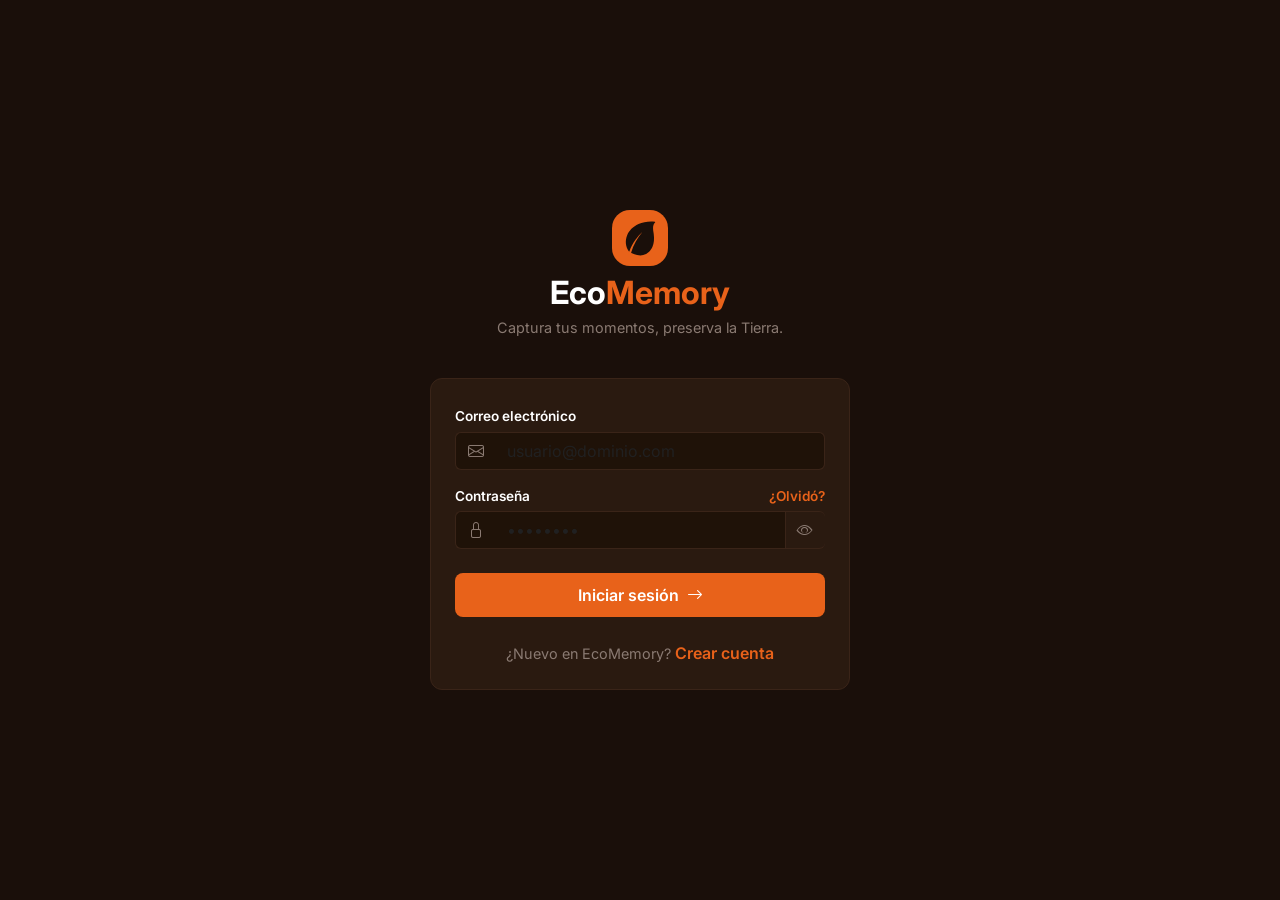
<file: frontend/index.html>
<!DOCTYPE html>
<html lang="es">

<head>
    <meta charset="UTF-8">
    <meta name="viewport" content="width=device-width, initial-scale=1.0">
    <title>EcoMemory - Iniciar sesión</title>
    <!-- Bootstrap 5 CDN -->
    <link href="https://cdn.jsdelivr.net/npm/bootstrap@5.3.0/dist/css/bootstrap.min.css" rel="stylesheet">
    <link rel="stylesheet" href="https://cdn.jsdelivr.net/npm/bootstrap-icons@1.11.1/font/bootstrap-icons.css">
    <!-- Google Fonts -->
    <link href="https://fonts.googleapis.com/css2?family=Inter:wght@400;600;700&display=swap" rel="stylesheet">
    <!-- Custom CSS -->
    <link rel="stylesheet" href="css/main.css">
</head>

<body>
    <div class="auth-container">
        <div class="text-center mb-4">
            <div class="eco-logo mb-2"><img src="./assets/logo.svg" alt="logo"></div>
            <h2 class="mb-1"><span class="brand-eco">Eco</span><span class="brand-memory">Memory</span></h2>
            <p class="text-muted-custom">Captura tus momentos, preserva la Tierra.</p>
        </div>

        <div class="card card-dark w-100 p-4" style="max-width: 420px;">
            <form id="loginForm">
                <div class="mb-3">
                    <label class="form-label">Correo electrónico</label>
                    <div class="input-group custom-input-group">
                        <span class="input-group-text"><i class="bi bi-envelope"></i></span>
                        <input type="email" class="form-control" id="emailLogin" placeholder="usuario@dominio.com"
                            required>
                    </div>
                </div>

                <div class="mb-4">
                    <div class="d-flex justify-content-between">
                        <label class="form-label">Contraseña</label>
                        <a href="#" class="link-accent" style="font-size: 0.85rem;">¿Olvidó?</a>
                    </div>
                    <div class="input-group custom-input-group">
                        <span class="input-group-text"><i class="bi bi-lock"></i></span>
                        <input type="password" class="form-control" id="passLogin" placeholder="••••••••" required>
                        <span class="input-group-text bg-transparent border-start-0" id="togglePass"
                            style="cursor: pointer;">
                            <i class="bi bi-eye"></i>
                        </span>
                    </div>
                </div>

                <button type="submit"
                    class="btn btn-primary-custom w-100 d-flex justify-content-center align-items-center gap-2">
                    Iniciar sesión <i class="bi bi-arrow-right"></i>
                </button>
                <div id="authAlerts"></div>
            </form>

            <div class="text-center mt-4">
                <span class="text-muted-custom">¿Nuevo en EcoMemory?</span>
                <a href="privacy.html" class="link-accent">Crear cuenta</a>
            </div>
        </div>
    </div>

    <script type="module" src="js/auth.js"></script>
</body>

</html>
</file>
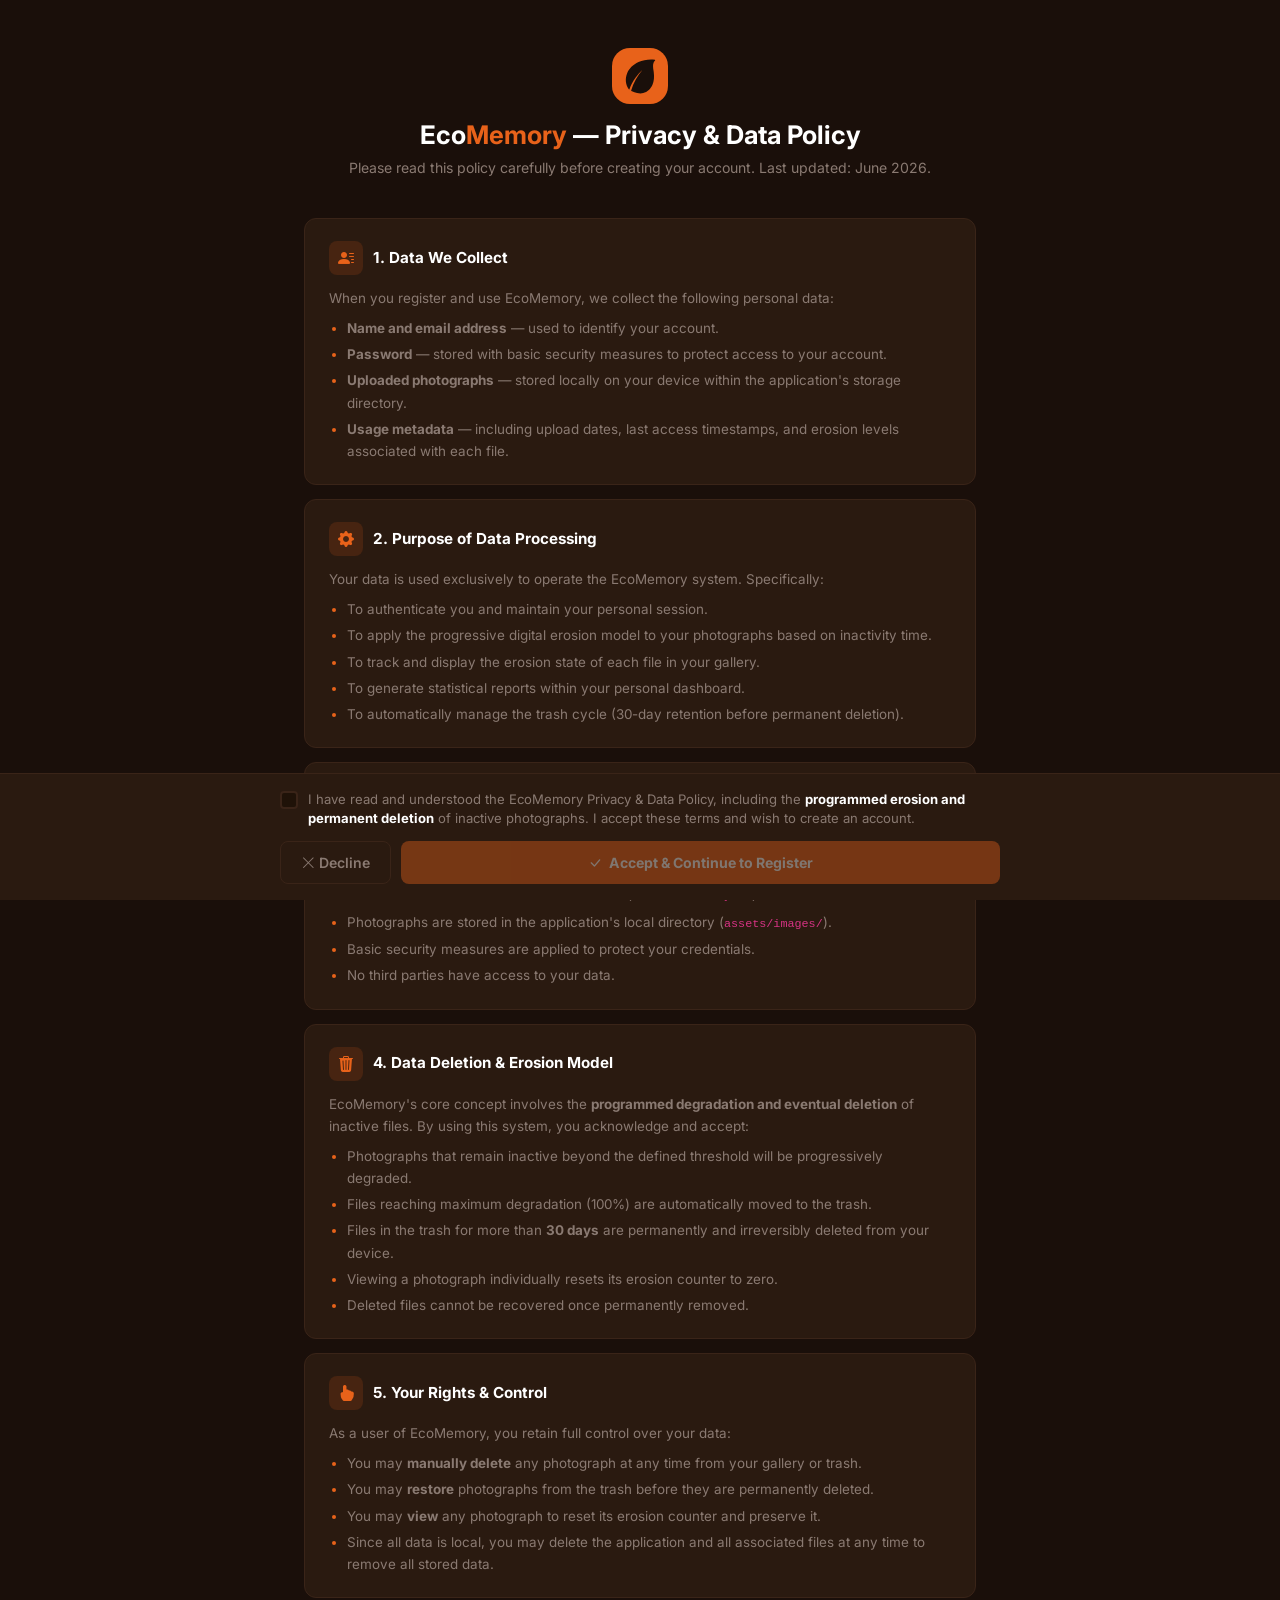
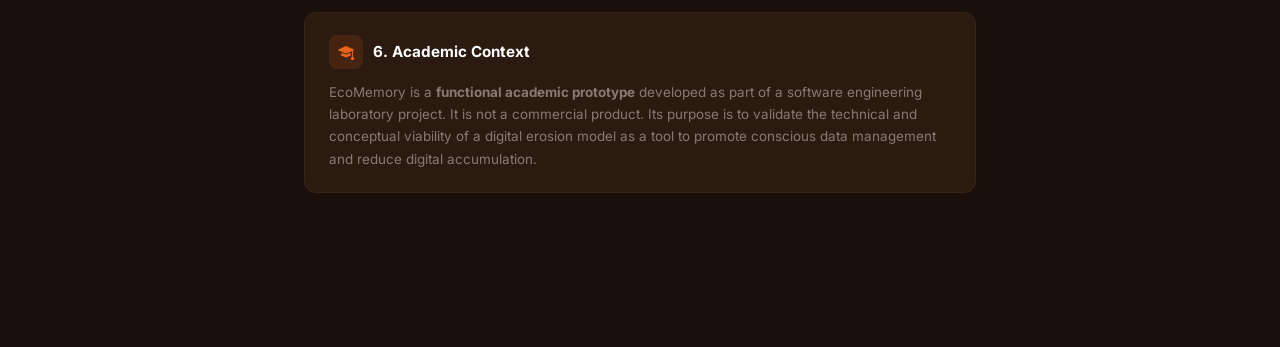
<file: privacy.html>
<!DOCTYPE html>
<html lang="en">

<head>
    <meta charset="UTF-8">
    <meta name="viewport" content="width=device-width, initial-scale=1.0">
    <title>EcoMemory - Privacy & Data Policy</title>
    <link href="https://cdn.jsdelivr.net/npm/bootstrap@5.3.0/dist/css/bootstrap.min.css" rel="stylesheet">
    <link rel="stylesheet" href="https://cdn.jsdelivr.net/npm/bootstrap-icons@1.11.1/font/bootstrap-icons.css">
    <link href="https://fonts.googleapis.com/css2?family=Inter:wght@400;600;700&display=swap" rel="stylesheet">
    <link rel="stylesheet" href="css/main.css">
    <style>
        body {
            background-color: var(--bg-main);
            color: var(--text-primary);
            font-family: 'Inter', sans-serif;
            min-height: 100vh;
        }

        /* ── Layout ── */
        .privacy-wrapper {
            max-width: 720px;
            margin: 0 auto;
            padding: 48px 24px 120px;
        }

        /* ── Header ── */
        .privacy-header {
            text-align: center;
            margin-bottom: 40px;
        }

        .privacy-header .eco-logo {
            margin: 0 auto 16px;
        }

        .privacy-header h1 {
            font-size: 1.6rem;
            font-weight: 700;
            margin-bottom: 6px;
        }

        .privacy-header p {
            color: var(--text-secondary);
            font-size: 0.88rem;
        }

        /* ── Secciones ── */
        .policy-section {
            background-color: var(--surface-card);
            border: 1px solid var(--border-subtle);
            border-radius: 12px;
            padding: 22px 24px;
            margin-bottom: 14px;
        }

        .policy-section-header {
            display: flex;
            align-items: center;
            gap: 10px;
            margin-bottom: 12px;
        }

        .policy-section-icon {
            width: 34px;
            height: 34px;
            border-radius: 8px;
            background: rgba(232, 98, 26, 0.15);
            display: flex;
            align-items: center;
            justify-content: center;
            color: var(--accent-primary);
            font-size: 1rem;
            flex-shrink: 0;
        }

        .policy-section h2 {
            font-size: 0.95rem;
            font-weight: 700;
            margin: 0;
            color: var(--text-primary);
        }

        .policy-section p,
        .policy-section li {
            font-size: 0.84rem;
            color: var(--text-secondary);
            line-height: 1.65;
            margin: 0;
        }

        .policy-section ul {
            padding-left: 18px;
            margin: 8px 0 0;
            display: flex;
            flex-direction: column;
            gap: 4px;
        }

        .policy-section li::marker {
            color: var(--accent-primary);
        }

        /* ── Barra inferior fija ── */
        .consent-bar {
            position: fixed;
            bottom: 0;
            left: 0;
            right: 0;
            background: var(--surface-card);
            border-top: 1px solid var(--border-subtle);
            padding: 16px 24px;
            z-index: 100;
            backdrop-filter: blur(12px);
        }

        .consent-bar-inner {
            max-width: 720px;
            margin: 0 auto;
            display: flex;
            flex-direction: column;
            gap: 12px;
        }

        /* Checkbox de aceptación */
        .consent-check-label {
            display: flex;
            align-items: flex-start;
            gap: 10px;
            cursor: pointer;
            user-select: none;
        }

        .consent-check-label input[type="checkbox"] {
            appearance: none;
            width: 18px;
            height: 18px;
            border: 2px solid var(--border-subtle);
            border-radius: 4px;
            background: var(--input-bg);
            cursor: pointer;
            flex-shrink: 0;
            margin-top: 1px;
            transition: border-color 0.2s, background 0.2s;
            position: relative;
        }

        .consent-check-label input[type="checkbox"]:checked {
            background: var(--accent-primary);
            border-color: var(--accent-primary);
        }

        .consent-check-label input[type="checkbox"]:checked::after {
            content: '';
            position: absolute;
            left: 4px;
            top: 1px;
            width: 6px;
            height: 10px;
            border: 2px solid #fff;
            border-top: none;
            border-left: none;
            transform: rotate(45deg);
        }

        .consent-check-label span {
            font-size: 0.82rem;
            color: var(--text-secondary);
            line-height: 1.5;
        }

        .consent-check-label span strong {
            color: var(--text-primary);
        }

        /* Botones */
        .consent-actions {
            display: flex;
            gap: 10px;
        }

        .btn-accept {
            flex: 1;
            background: var(--accent-primary);
            border: none;
            color: #fff;
            font-weight: 700;
            font-size: 0.88rem;
            padding: 10px 20px;
            border-radius: 8px;
            cursor: pointer;
            transition: background 0.2s, transform 0.15s, opacity 0.2s;
            display: flex;
            align-items: center;
            justify-content: center;
            gap: 7px;
        }

        .btn-accept:disabled {
            opacity: 0.4;
            cursor: not-allowed;
            transform: none;
        }

        .btn-accept:not(:disabled):hover {
            background: #d15615;
            transform: translateY(-1px);
        }

        .btn-decline {
            background: transparent;
            border: 1px solid var(--border-subtle);
            color: var(--text-secondary);
            font-weight: 600;
            font-size: 0.88rem;
            padding: 10px 20px;
            border-radius: 8px;
            cursor: pointer;
            transition: background 0.2s, border-color 0.2s;
        }

        .btn-decline:hover {
            background: rgba(255,255,255,0.04);
            border-color: var(--text-secondary);
        }

        /* Mensaje de error */
        .consent-error {
            font-size: 0.78rem;
            color: #f87171;
            display: none;
            align-items: center;
            gap: 5px;
        }

        .consent-error.visible {
            display: flex;
        }
    </style>
</head>

<body>

    <div class="privacy-wrapper">

        <!-- Header -->
        <div class="privacy-header">
            <div class="eco-logo mb-3"><img src="./assets/logo.svg" alt="logo"></div>
            <h1><span class="brand-eco">Eco</span><span class="brand-memory">Memory</span> — Privacy & Data Policy</h1>
            <p>Please read this policy carefully before creating your account. Last updated: June 2026.</p>
        </div>

        <!-- 1. Datos recopilados -->
        <div class="policy-section">
            <div class="policy-section-header">
                <div class="policy-section-icon"><i class="bi bi-person-lines-fill"></i></div>
                <h2>1. Data We Collect</h2>
            </div>
            <p>When you register and use EcoMemory, we collect the following personal data:</p>
            <ul>
                <li><strong>Name and email address</strong> — used to identify your account.</li>
                <li><strong>Password</strong> — stored with basic security measures to protect access to your account.</li>
                <li><strong>Uploaded photographs</strong> — stored locally on your device within the application's storage directory.</li>
                <li><strong>Usage metadata</strong> — including upload dates, last access timestamps, and erosion levels associated with each file.</li>
            </ul>
        </div>

        <!-- 2. Propósito del tratamiento -->
        <div class="policy-section">
            <div class="policy-section-header">
                <div class="policy-section-icon"><i class="bi bi-gear-fill"></i></div>
                <h2>2. Purpose of Data Processing</h2>
            </div>
            <p>Your data is used exclusively to operate the EcoMemory system. Specifically:</p>
            <ul>
                <li>To authenticate you and maintain your personal session.</li>
                <li>To apply the progressive digital erosion model to your photographs based on inactivity time.</li>
                <li>To track and display the erosion state of each file in your gallery.</li>
                <li>To generate statistical reports within your personal dashboard.</li>
                <li>To automatically manage the trash cycle (30-day retention before permanent deletion).</li>
            </ul>
        </div>

        <!-- 3. Almacenamiento y seguridad -->
        <div class="policy-section">
            <div class="policy-section-header">
                <div class="policy-section-icon"><i class="bi bi-shield-lock-fill"></i></div>
                <h2>3. Storage & Security</h2>
            </div>
            <p>All data is stored <strong>locally on your device</strong>. EcoMemory does not transmit your personal data or photographs to any external server or cloud service.</p>
            <ul>
                <li>The database is stored in a local SQLite file (<code>data/ecomemory.db</code>).</li>
                <li>Photographs are stored in the application's local directory (<code>assets/images/</code>).</li>
                <li>Basic security measures are applied to protect your credentials.</li>
                <li>No third parties have access to your data.</li>
            </ul>
        </div>

        <!-- 4. Eliminación de datos -->
        <div class="policy-section">
            <div class="policy-section-header">
                <div class="policy-section-icon"><i class="bi bi-trash3-fill"></i></div>
                <h2>4. Data Deletion & Erosion Model</h2>
            </div>
            <p>EcoMemory's core concept involves the <strong>programmed degradation and eventual deletion</strong> of inactive files. By using this system, you acknowledge and accept:</p>
            <ul>
                <li>Photographs that remain inactive beyond the defined threshold will be progressively degraded.</li>
                <li>Files reaching maximum degradation (100%) are automatically moved to the trash.</li>
                <li>Files in the trash for more than <strong>30 days</strong> are permanently and irreversibly deleted from your device.</li>
                <li>Viewing a photograph individually resets its erosion counter to zero.</li>
                <li>Deleted files cannot be recovered once permanently removed.</li>
            </ul>
        </div>

        <!-- 5. Derechos del usuario -->
        <div class="policy-section">
            <div class="policy-section-header">
                <div class="policy-section-icon"><i class="bi bi-hand-index-fill"></i></div>
                <h2>5. Your Rights & Control</h2>
            </div>
            <p>As a user of EcoMemory, you retain full control over your data:</p>
            <ul>
                <li>You may <strong>manually delete</strong> any photograph at any time from your gallery or trash.</li>
                <li>You may <strong>restore</strong> photographs from the trash before they are permanently deleted.</li>
                <li>You may <strong>view</strong> any photograph to reset its erosion counter and preserve it.</li>
                <li>Since all data is local, you may delete the application and all associated files at any time to remove all stored data.</li>
            </ul>
        </div>

        <!-- 6. Contexto académico -->
        <div class="policy-section">
            <div class="policy-section-header">
                <div class="policy-section-icon"><i class="bi bi-mortarboard-fill"></i></div>
                <h2>6. Academic Context</h2>
            </div>
            <p>EcoMemory is a <strong>functional academic prototype</strong> developed as part of a software engineering laboratory project. It is not a commercial product. Its purpose is to validate the technical and conceptual viability of a digital erosion model as a tool to promote conscious data management and reduce digital accumulation.</p>
        </div>

        <!-- Spacer para que el contenido no quede bajo la barra -->
        <div style="height: 20px;"></div>

    </div>

    <!-- Barra de consentimiento fija -->
    <div class="consent-bar">
        <div class="consent-bar-inner">

            <label class="consent-check-label">
                <input type="checkbox" id="consentCheckbox">
                <span>
                    I have read and understood the EcoMemory Privacy & Data Policy, including the
                    <strong>programmed erosion and permanent deletion</strong> of inactive photographs.
                    I accept these terms and wish to create an account.
                </span>
            </label>

            <div class="consent-error" id="consentError">
                <i class="bi bi-exclamation-circle-fill"></i>
                You must accept the policy to create an account.
            </div>

            <div class="consent-actions">
                <button class="btn-decline" id="btnDecline">
                    <i class="bi bi-x-lg"></i> Decline
                </button>
                <button class="btn-accept" id="btnAccept" disabled>
                    <i class="bi bi-check-lg"></i> Accept & Continue to Register
                </button>
            </div>

        </div>
    </div>

    <script>
        const checkbox  = document.getElementById('consentCheckbox');
        const btnAccept = document.getElementById('btnAccept');
        const btnDecline = document.getElementById('btnDecline');
        const errorMsg  = document.getElementById('consentError');

        // Habilitar/deshabilitar botón según checkbox
        checkbox.addEventListener('change', () => {
            btnAccept.disabled = !checkbox.checked;
            if (checkbox.checked) {
                errorMsg.classList.remove('visible');
            }
        });

        // Aceptar → guardar consentimiento en sessionStorage y redirigir
        btnAccept.addEventListener('click', () => {
            if (!checkbox.checked) {
                errorMsg.classList.add('visible');
                return;
            }
            sessionStorage.setItem('ecomemory_policy_accepted', 'true');
            window.location.href = 'register.html';
        });

        // Rechazar → volver a login con mensaje
        btnDecline.addEventListener('click', () => {
            sessionStorage.removeItem('ecomemory_policy_accepted');
            window.location.href = 'index.html';
        });
    </script>

</body>
</html>
</file>
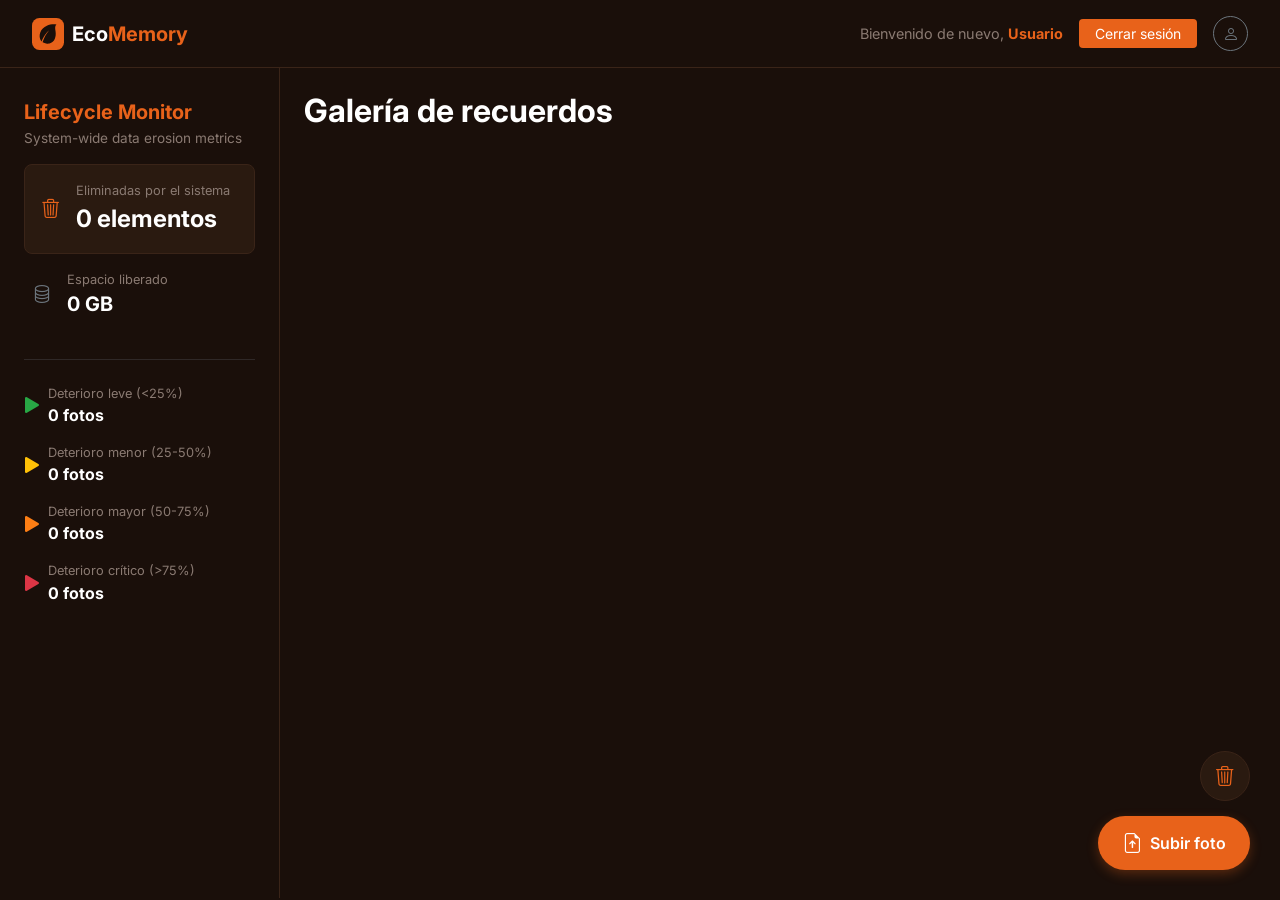
<file: frontend/gallery.html>
<!DOCTYPE html>
<html lang="es">

<head>
    <meta charset="UTF-8">
    <meta name="viewport" content="width=device-width, initial-scale=1.0">
    <title>EcoMemory - Galería</title>
    <!-- Bootstrap 5 CDN -->
    <link href="https://cdn.jsdelivr.net/npm/bootstrap@5.3.0/dist/css/bootstrap.min.css" rel="stylesheet">
    <link rel="stylesheet" href="https://cdn.jsdelivr.net/npm/bootstrap-icons@1.11.1/font/bootstrap-icons.css">
    <link href="https://fonts.googleapis.com/css2?family=Inter:wght@400;600;700&display=swap" rel="stylesheet">
    <link rel="stylesheet" href="css/main.css">
</head>

<body>
    <!-- Navbar Superior -->
    <nav
        class="navbar navbar-expand navbar-dark navbar-custom sticky-top d-flex justify-content-between align-items-center">
        <div class="d-flex align-items-center gap-2">
            <button class="btn btn-link text-white d-md-none p-0 me-2" type="button" data-bs-toggle="offcanvas"
                data-bs-target="#sidebarOffcanvas">
                <i class="bi bi-list fs-4"></i>
            </button>
            <div class="eco-logo-sm"><img src="./assets/logo.svg" alt="logo"></div>
            <h4 class="mb-0 fs-5"><span class="brand-eco">Eco</span><span class="brand-memory">Memory</span></h4>
        </div>
        <div class="d-flex align-items-center gap-3">
                <span class="text-muted-custom d-none d-sm-inline">Bienvenido de nuevo, <span
                    class="brand-memory user-name-display">Usuario</span></span>
            <button class="btn btn-outline-warning text-white border-warning btn-sm px-3" id="btnLogout"
                style="background-color: var(--accent-primary); border: none;">Cerrar sesión</button>
            <div class="rounded-circle border border-secondary d-flex justify-content-center align-items-center"
                style="width:35px; height:35px;">
                <i class="bi bi-person text-secondary"></i>
            </div>
        </div>
    </nav>

    <div class="d-flex">
        <!-- Sidebar Izquierdo (Responsive Offcanvas) -->
        <aside class="offcanvas-md offcanvas-start sidebar-wrapper p-4" tabindex="-1" id="sidebarOffcanvas">
            <div class="offcanvas-body d-flex flex-column pt-0 pt-md-2">
                <h5 class="brand-memory fw-bold mb-1">Lifecycle Monitor</h5>
                <p class="text-muted-custom" style="font-size: 0.85rem;">System-wide data erosion metrics</p>

                <div class="stat-card mb-3 d-flex align-items-center gap-3">
                    <div class="stat-icon"><i class="bi bi-trash3"></i></div>
                    <div>
                        <div class="text-muted-custom" style="font-size: 0.8rem;">Eliminadas por el sistema</div>
                        <div class="stat-value" id="statDeleted">0 elementos</div>
                    </div>
                </div>

                <div class="d-flex align-items-center gap-3 mb-4 px-2">
                    <div class="stat-icon text-secondary"><i class="bi bi-database"></i></div>
                    <div>
                        <div class="text-muted-custom" style="font-size: 0.8rem;">Espacio liberado</div>
                        <div class="stat-value fs-5" id="statFreed">0 GB</div>
                    </div>
                </div>

                <hr class="border-secondary mb-4">

                <ul class="list-unstyled d-flex flex-column gap-3">
                    <li class="d-flex align-items-center gap-2">
                        <i class="bi bi-triangle-fill text-light-decay" style="transform: rotate(90deg);"></i>
                        <div class="w-100">
                            <div class="text-muted-custom" style="font-size: 0.8rem;">Deterioro leve (&lt;25%)</div>
                            <div class="fw-bold fs-6" id="countLight">0 fotos</div>
                        </div>
                    </li>
                    <li class="d-flex align-items-center gap-2">
                        <i class="bi bi-triangle-fill text-minor-decay" style="transform: rotate(90deg);"></i>
                        <div class="w-100">
                            <div class="text-muted-custom" style="font-size: 0.8rem;">Deterioro menor (25-50%)</div>
                            <div class="fw-bold fs-6" id="countMinor">0 fotos</div>
                        </div>
                    </li>
                    <li class="d-flex align-items-center gap-2">
                        <i class="bi bi-triangle-fill text-major-decay" style="transform: rotate(90deg);"></i>
                        <div class="w-100">
                            <div class="text-muted-custom" style="font-size: 0.8rem;">Deterioro mayor (50-75%)</div>
                            <div class="fw-bold fs-6" id="countMajor">0 fotos</div>
                        </div>
                    </li>
                    <li class="d-flex align-items-center gap-2">
                        <i class="bi bi-triangle-fill text-critical-decay" style="transform: rotate(90deg);"></i>
                        <div class="w-100">
                            <div class="text-muted-custom" style="font-size: 0.8rem;">Deterioro crítico (&gt;75%)</div>
                            <div class="fw-bold fs-6" id="countCritical">0 fotos</div>
                        </div>
                    </li>
                </ul>
            </div>
        </aside>

        <!-- Área Principal de Galería -->
        <main class="flex-grow-1 p-4">
            <h2 class="fw-bold mb-4">Galería de recuerdos</h2>

            <div class="row row-cols-1 row-cols-sm-2 row-cols-md-3 row-cols-lg-4 row-cols-xl-5 g-4" id="galleryGrid">
                <!-- Tarjetas renderizadas vía JS -->
            </div>
        </main>
    </div>

    <!-- Botones Flotantes -->
    <div class="fab-container">
        <button class="btn btn-fab-secondary" id="btnTrash" title="Papelera">
            <i class="bi bi-trash3 fs-5"></i>
        </button>
        <button class="btn btn-fab-primary" id="btnUpload">
            <i class="bi bi-file-earmark-arrow-up fs-5"></i> Subir foto
        </button>
    </div>



    <!-- Bootstrap JS -->
    <script src="https://cdn.jsdelivr.net/npm/bootstrap@5.3.0/dist/js/bootstrap.bundle.min.js"></script>
    <script type="module" src="js/gallery.js"></script>
</body>

</html>
</file>
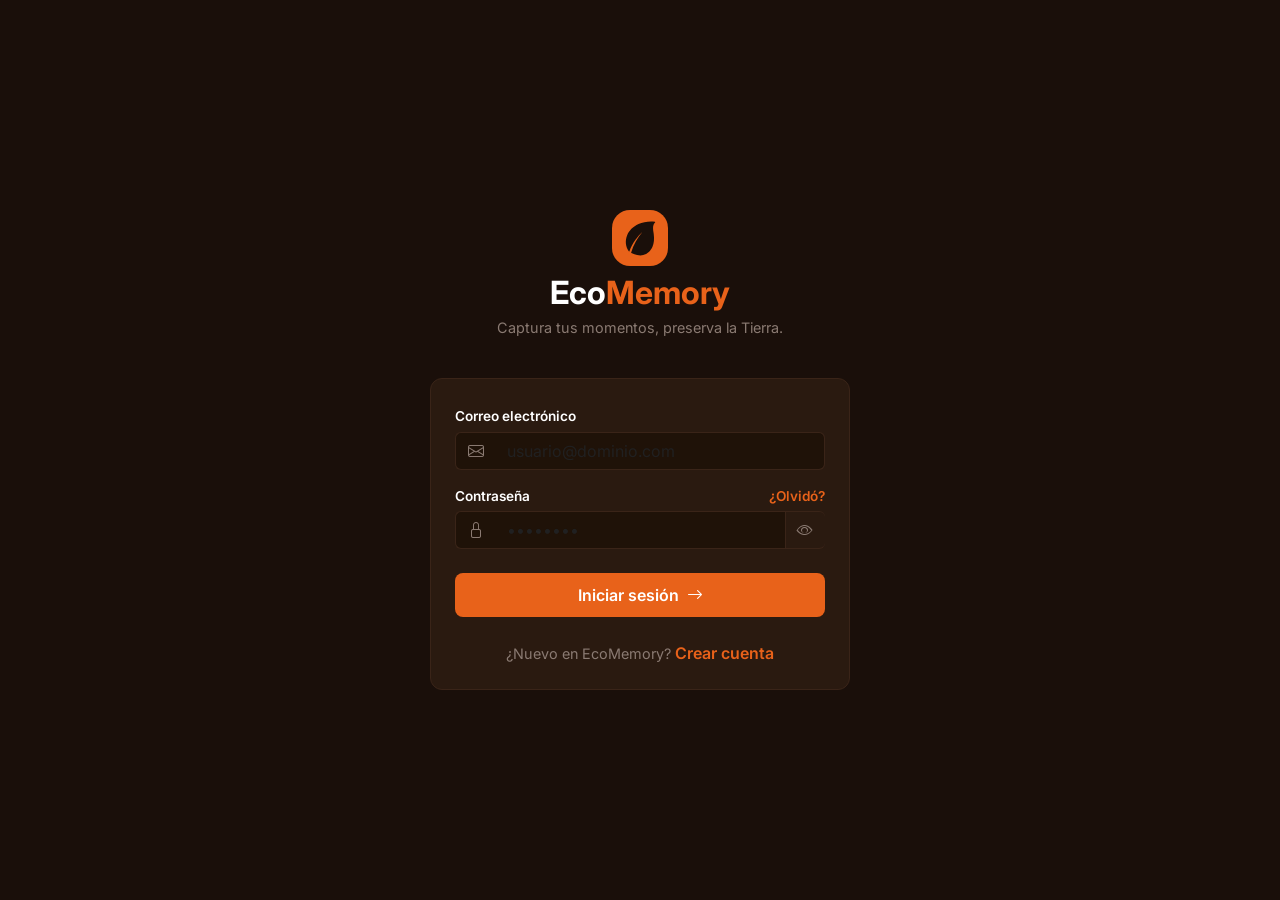
<file: frontend/photo.html>
<!DOCTYPE html>
<html lang="es">

<head>
    <meta charset="UTF-8">
    <meta name="viewport" content="width=device-width, initial-scale=1.0">
    <title>EcoMemory - Foto</title>
    <link href="https://cdn.jsdelivr.net/npm/bootstrap@5.3.0/dist/css/bootstrap.min.css" rel="stylesheet">
    <link rel="stylesheet" href="https://cdn.jsdelivr.net/npm/bootstrap-icons@1.11.1/font/bootstrap-icons.css">
    <link href="https://fonts.googleapis.com/css2?family=Inter:wght@400;600;700&display=swap" rel="stylesheet">
    <link rel="stylesheet" href="css/main.css">
    <style>
        * { box-sizing: border-box; margin: 0; padding: 0; }

        body {
            background: var(--bg-main);
            min-height: 100vh;
            overflow: hidden;
            font-family: 'Inter', sans-serif;
        }

        /* ── Fondo: canvas ocupa toda la pantalla ── */
        #photoBackground {
            position: fixed;
            inset: 0;
            width: 100%;
            height: 100%;
            object-fit: cover;
            z-index: 0;
            filter: brightness(0.55);
        }

        /* ── Overlay oscuro sobre el fondo ── */
        .bg-overlay {
            position: fixed;
            inset: 0;
            background: linear-gradient(
                to bottom,
                rgba(26, 15, 10, 0.25) 0%,
                rgba(26, 15, 10, 0.15) 40%,
                rgba(26, 15, 10, 0.65) 100%
            );
            z-index: 1;
        }

        /* ── Navbar flotante ── */
        .photo-navbar {
            position: fixed;
            top: 0; left: 0; right: 0;
            z-index: 10;
            display: flex;
            align-items: center;
            justify-content: space-between;
            padding: 1rem 1.75rem;
            background: linear-gradient(to bottom, rgba(26,15,10,0.7), transparent);
        }

        .photo-navbar .brand {
            display: flex;
            align-items: center;
            gap: 10px;
            text-decoration: none;
        }

        .btn-back {
            display: flex;
            align-items: center;
            gap: 6px;
            background: rgba(42, 26, 16, 0.75);
            border: 1px solid rgba(58, 36, 24, 0.8);
            color: #fff;
            border-radius: 8px;
            padding: 7px 14px;
            font-size: 0.85rem;
            font-weight: 600;
            cursor: pointer;
            backdrop-filter: blur(8px);
            transition: background 0.2s, transform 0.15s;
        }
        .btn-back:hover {
            background: rgba(58, 36, 24, 0.95);
            transform: translateX(-2px);
        }

        /* ── Panel inferior ── */
        .photo-panel {
            position: fixed;
            bottom: 40px;
            left: 50%;
            transform: translateX(-50%);
            width: min(600px, calc(100vw - 40px));
            z-index: 10;
            animation: slideUp 0.45s cubic-bezier(0.22, 1, 0.36, 1) both;
        }

        @keyframes slideUp {
            from { opacity: 0; transform: translateX(-50%) translateY(28px); }
            to   { opacity: 1; transform: translateX(-50%) translateY(0); }
        }

        .panel-card {
            background: rgba(26, 15, 10, 0.72);
            border: 1px solid rgba(58, 36, 24, 0.7);
            border-radius: 16px;
            padding: 22px 26px 20px;
            backdrop-filter: blur(20px);
            -webkit-backdrop-filter: blur(20px);
        }

        /* Cabecera del panel */
        .panel-header {
            display: flex;
            align-items: flex-start;
            justify-content: space-between;
            margin-bottom: 10px;
        }

        .panel-label {
            font-size: 0.7rem;
            font-weight: 700;
            letter-spacing: 0.12em;
            text-transform: uppercase;
            color: var(--accent-primary);
            margin-bottom: 3px;
        }

        .panel-title {
            font-size: 1.75rem;
            font-weight: 700;
            color: #fff;
            line-height: 1.1;
        }

        .panel-status {
            font-size: 0.8rem;
            color: var(--text-secondary);
            text-align: right;
            padding-top: 6px;
        }

        /* Barra de progreso */
        .erosion-bar-track {
            height: 4px;
            background: rgba(255,255,255,0.12);
            border-radius: 2px;
            margin-bottom: 12px;
            overflow: hidden;
        }

        .erosion-bar-fill {
            height: 100%;
            border-radius: 2px;
            transition: width 0.6s ease;
            background: var(--accent-primary);
        }

        /* Mensaje de restauración */
        .panel-message {
            font-size: 0.78rem;
            color: var(--text-secondary);
            margin-bottom: 16px;
            line-height: 1.5;
        }

        /* Botones de acción */
        .panel-actions {
            display: grid;
            grid-template-columns: 1fr 1fr;
            gap: 10px;
        }

        .btn-action {
            display: flex;
            flex-direction: column;
            align-items: center;
            justify-content: center;
            gap: 6px;
            padding: 14px 12px;
            border-radius: 10px;
            border: 1px solid rgba(58, 36, 24, 0.7);
            background: rgba(42, 26, 16, 0.6);
            color: #fff;
            font-size: 0.82rem;
            font-weight: 600;
            cursor: pointer;
            backdrop-filter: blur(8px);
            transition: background 0.2s, transform 0.15s, border-color 0.2s;
        }

        .btn-action i {
            font-size: 1.25rem;
        }

        .btn-action:hover {
            background: rgba(58, 36, 24, 0.9);
            transform: translateY(-2px);
        }

        .btn-action.protect i { color: var(--accent-primary); }
        .btn-action.protect:hover { border-color: var(--accent-primary); }

        .btn-action.trash i   { color: #8a7a72; }
        .btn-action.trash:hover {
            border-color: #dc3545;
            background: rgba(220, 53, 69, 0.15);
        }
        .btn-action.trash:hover i { color: #dc3545; }

        /* Nombre del archivo (navbar derecha) */
        .photo-filename {
            font-size: 0.82rem;
            color: rgba(255,255,255,0.6);
            max-width: 220px;
            overflow: hidden;
            text-overflow: ellipsis;
            white-space: nowrap;
        }

        /* Estado de carga */
        #loadingState {
            position: fixed;
            inset: 0;
            z-index: 20;
            display: flex;
            align-items: center;
            justify-content: center;
            background: var(--bg-main);
            transition: opacity 0.3s;
        }

        #loadingState.hidden {
            opacity: 0;
            pointer-events: none;
        }
    </style>
</head>

<body>

    <!-- Estado de carga -->
    <div id="loadingState">
            <div class="text-center">
            <div class="spinner-border text-warning mb-3" style="color: var(--accent-primary) !important;"></div>
            <div class="text-muted-custom" style="font-size: 0.85rem;">Cargando foto...</div>
        </div>
    </div>

    <!-- Canvas de fondo (imagen con pixelado previo) -->
    <canvas id="photoBackground"></canvas>

    <!-- Overlay de oscurecimiento -->
    <div class="bg-overlay"></div>

    <!-- Navbar -->
    <nav class="photo-navbar">
        <button class="btn-back" id="btnBack">
            <i class="bi bi-arrow-left"></i> Galería
        </button>
        <div class="photo-filename" id="photoFilename">—</div>
    </nav>

    <!-- Panel inferior -->
    <div class="photo-panel">
        <div class="panel-card">

            <div class="panel-header">
                <div>
                    <div class="panel-label">Integridad de datos</div>
                    <div class="panel-title" id="erosionTitle">Deterioro: —</div>
                </div>
                <div class="panel-status" id="panelStatus">—</div>
            </div>

            <div class="erosion-bar-track">
                <div class="erosion-bar-fill" id="erosionBarFill" style="width: 0%;"></div>
            </div>

                    <div class="panel-message" id="panelMessage">
                Cargando datos de la foto...
            </div>

            <div class="panel-actions">
                <button class="btn-action protect" id="btnProtect">
                    <i class="bi bi-shield-fill"></i>
                    Proteger
                </button>
                <button class="btn-action trash" id="btnTrash">
                    <i class="bi bi-trash3"></i>
                    Mover a la papelera
                </button>
            </div>

        </div>
    </div>

    <script src="https://cdn.jsdelivr.net/npm/bootstrap@5.3.0/dist/js/bootstrap.bundle.min.js"></script>
    <script type="module" src="js/photo.js"></script>
</body>

</html>
</file>
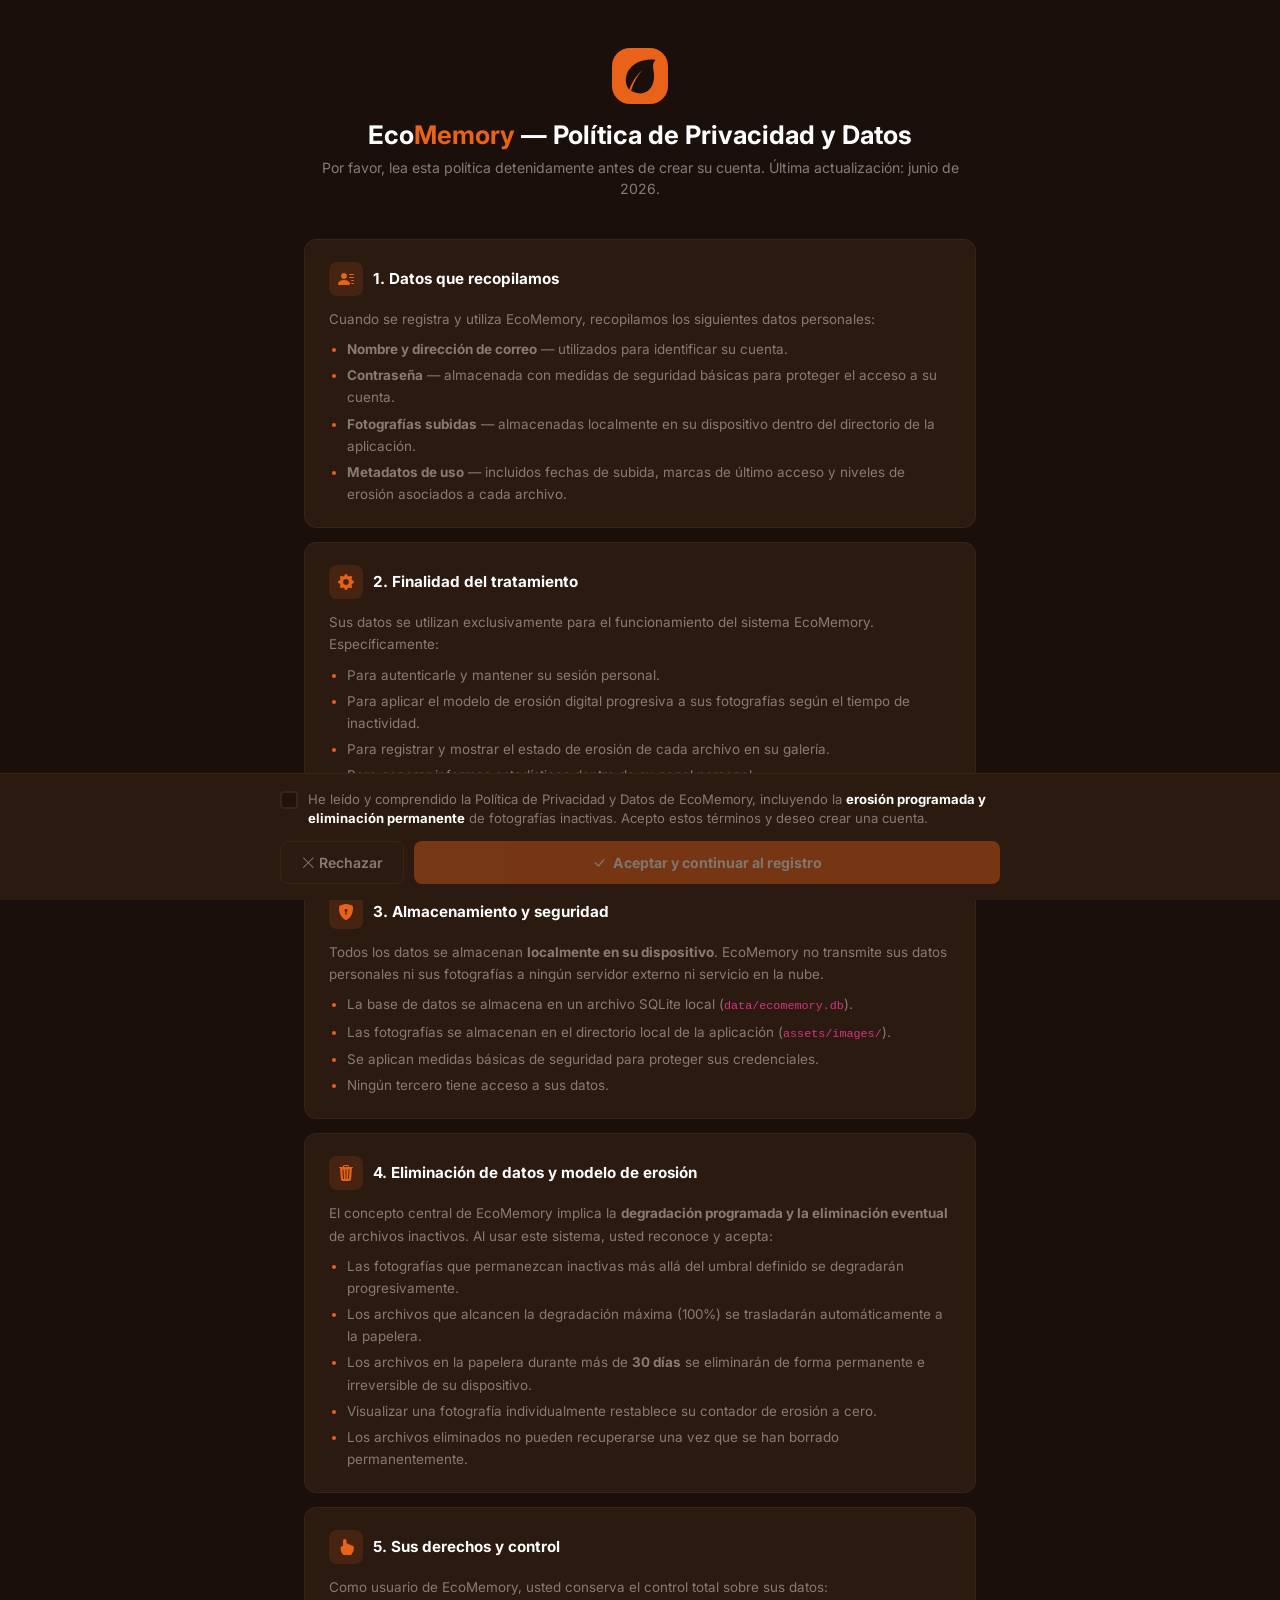
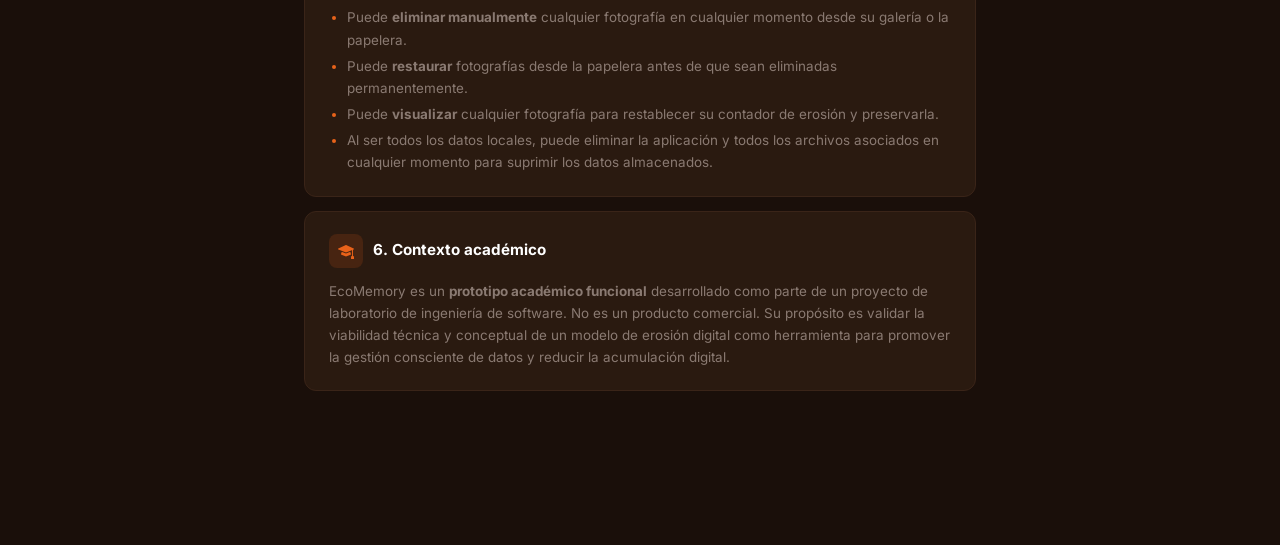
<file: frontend/privacy.html>
<!DOCTYPE html>
<html lang="es">

<head>
    <meta charset="UTF-8">
    <meta name="viewport" content="width=device-width, initial-scale=1.0">
    <title>EcoMemory - Política de Privacidad y Datos</title>
    <link href="https://cdn.jsdelivr.net/npm/bootstrap@5.3.0/dist/css/bootstrap.min.css" rel="stylesheet">
    <link rel="stylesheet" href="https://cdn.jsdelivr.net/npm/bootstrap-icons@1.11.1/font/bootstrap-icons.css">
    <link href="https://fonts.googleapis.com/css2?family=Inter:wght@400;600;700&display=swap" rel="stylesheet">
    <link rel="stylesheet" href="css/main.css">
    <style>
        body {
            background-color: var(--bg-main);
            color: var(--text-primary);
            font-family: 'Inter', sans-serif;
            min-height: 100vh;
        }

        /* ── Layout ── */
        .privacy-wrapper {
            max-width: 720px;
            margin: 0 auto;
            padding: 48px 24px 120px;
        }

        /* ── Header ── */
        .privacy-header {
            text-align: center;
            margin-bottom: 40px;
        }

        .privacy-header .eco-logo {
            margin: 0 auto 16px;
        }

        .privacy-header h1 {
            font-size: 1.6rem;
            font-weight: 700;
            margin-bottom: 6px;
        }

        .privacy-header p {
            color: var(--text-secondary);
            font-size: 0.88rem;
        }

        /* ── Secciones ── */
        .policy-section {
            background-color: var(--surface-card);
            border: 1px solid var(--border-subtle);
            border-radius: 12px;
            padding: 22px 24px;
            margin-bottom: 14px;
        }

        .policy-section-header {
            display: flex;
            align-items: center;
            gap: 10px;
            margin-bottom: 12px;
        }

        .policy-section-icon {
            width: 34px;
            height: 34px;
            border-radius: 8px;
            background: rgba(232, 98, 26, 0.15);
            display: flex;
            align-items: center;
            justify-content: center;
            color: var(--accent-primary);
            font-size: 1rem;
            flex-shrink: 0;
        }

        .policy-section h2 {
            font-size: 0.95rem;
            font-weight: 700;
            margin: 0;
            color: var(--text-primary);
        }

        .policy-section p,
        .policy-section li {
            font-size: 0.84rem;
            color: var(--text-secondary);
            line-height: 1.65;
            margin: 0;
        }

        .policy-section ul {
            padding-left: 18px;
            margin: 8px 0 0;
            display: flex;
            flex-direction: column;
            gap: 4px;
        }

        .policy-section li::marker {
            color: var(--accent-primary);
        }

        /* ── Barra inferior fija ── */
        .consent-bar {
            position: fixed;
            bottom: 0;
            left: 0;
            right: 0;
            background: var(--surface-card);
            border-top: 1px solid var(--border-subtle);
            padding: 16px 24px;
            z-index: 100;
            backdrop-filter: blur(12px);
        }

        .consent-bar-inner {
            max-width: 720px;
            margin: 0 auto;
            display: flex;
            flex-direction: column;
            gap: 12px;
        }

        /* Checkbox de aceptación */
        .consent-check-label {
            display: flex;
            align-items: flex-start;
            gap: 10px;
            cursor: pointer;
            user-select: none;
        }

        .consent-check-label input[type="checkbox"] {
            appearance: none;
            width: 18px;
            height: 18px;
            border: 2px solid var(--border-subtle);
            border-radius: 4px;
            background: var(--input-bg);
            cursor: pointer;
            flex-shrink: 0;
            margin-top: 1px;
            transition: border-color 0.2s, background 0.2s;
            position: relative;
        }

        .consent-check-label input[type="checkbox"]:checked {
            background: var(--accent-primary);
            border-color: var(--accent-primary);
        }

        .consent-check-label input[type="checkbox"]:checked::after {
            content: '';
            position: absolute;
            left: 4px;
            top: 1px;
            width: 6px;
            height: 10px;
            border: 2px solid #fff;
            border-top: none;
            border-left: none;
            transform: rotate(45deg);
        }

        .consent-check-label span {
            font-size: 0.82rem;
            color: var(--text-secondary);
            line-height: 1.5;
        }

        .consent-check-label span strong {
            color: var(--text-primary);
        }

        /* Botones */
        .consent-actions {
            display: flex;
            gap: 10px;
        }

        .btn-accept {
            flex: 1;
            background: var(--accent-primary);
            border: none;
            color: #fff;
            font-weight: 700;
            font-size: 0.88rem;
            padding: 10px 20px;
            border-radius: 8px;
            cursor: pointer;
            transition: background 0.2s, transform 0.15s, opacity 0.2s;
            display: flex;
            align-items: center;
            justify-content: center;
            gap: 7px;
        }

        .btn-accept:disabled {
            opacity: 0.4;
            cursor: not-allowed;
            transform: none;
        }

        .btn-accept:not(:disabled):hover {
            background: #d15615;
            transform: translateY(-1px);
        }

        .btn-decline {
            background: transparent;
            border: 1px solid var(--border-subtle);
            color: var(--text-secondary);
            font-weight: 600;
            font-size: 0.88rem;
            padding: 10px 20px;
            border-radius: 8px;
            cursor: pointer;
            transition: background 0.2s, border-color 0.2s;
        }

        .btn-decline:hover {
            background: rgba(255,255,255,0.04);
            border-color: var(--text-secondary);
        }

        /* Mensaje de error */
        .consent-error {
            font-size: 0.78rem;
            color: #f87171;
            display: none;
            align-items: center;
            gap: 5px;
        }

        .consent-error.visible {
            display: flex;
        }
    </style>
</head>

<body>

    <div class="privacy-wrapper">

        <!-- Header -->
        <div class="privacy-header">
            <div class="eco-logo mb-3"><img src="./assets/logo.svg" alt="logo"></div>
            <h1><span class="brand-eco">Eco</span><span class="brand-memory">Memory</span> — Política de Privacidad y Datos</h1>
            <p>Por favor, lea esta política detenidamente antes de crear su cuenta. Última actualización: junio de 2026.</p>
        </div>

        <!-- 1. Datos recopilados -->
        <div class="policy-section">
            <div class="policy-section-header">
                <div class="policy-section-icon"><i class="bi bi-person-lines-fill"></i></div>
                <h2>1. Datos que recopilamos</h2>
            </div>
            <p>Cuando se registra y utiliza EcoMemory, recopilamos los siguientes datos personales:</p>
            <ul>
                <li><strong>Nombre y dirección de correo</strong> — utilizados para identificar su cuenta.</li>
                <li><strong>Contraseña</strong> — almacenada con medidas de seguridad básicas para proteger el acceso a su cuenta.</li>
                <li><strong>Fotografías subidas</strong> — almacenadas localmente en su dispositivo dentro del directorio de la aplicación.</li>
                <li><strong>Metadatos de uso</strong> — incluidos fechas de subida, marcas de último acceso y niveles de erosión asociados a cada archivo.</li>
            </ul>
        </div>

        <!-- 2. Propósito del tratamiento -->
        <div class="policy-section">
            <div class="policy-section-header">
                <div class="policy-section-icon"><i class="bi bi-gear-fill"></i></div>
                <h2>2. Finalidad del tratamiento</h2>
            </div>
            <p>Sus datos se utilizan exclusivamente para el funcionamiento del sistema EcoMemory. Específicamente:</p>
            <ul>
                <li>Para autenticarle y mantener su sesión personal.</li>
                <li>Para aplicar el modelo de erosión digital progresiva a sus fotografías según el tiempo de inactividad.</li>
                <li>Para registrar y mostrar el estado de erosión de cada archivo en su galería.</li>
                <li>Para generar informes estadísticos dentro de su panel personal.</li>
                <li>Para gestionar automáticamente el ciclo de la papelera (retención de 30 días antes de la eliminación definitiva).</li>
            </ul>
        </div>

        <!-- 3. Almacenamiento y seguridad -->
        <div class="policy-section">
            <div class="policy-section-header">
                <div class="policy-section-icon"><i class="bi bi-shield-lock-fill"></i></div>
                <h2>3. Almacenamiento y seguridad</h2>
            </div>
            <p>Todos los datos se almacenan <strong>localmente en su dispositivo</strong>. EcoMemory no transmite sus datos personales ni sus fotografías a ningún servidor externo ni servicio en la nube.</p>
            <ul>
                <li>La base de datos se almacena en un archivo SQLite local (<code>data/ecomemory.db</code>).</li>
                <li>Las fotografías se almacenan en el directorio local de la aplicación (<code>assets/images/</code>).</li>
                <li>Se aplican medidas básicas de seguridad para proteger sus credenciales.</li>
                <li>Ningún tercero tiene acceso a sus datos.</li>
            </ul>
        </div>

        <!-- 4. Eliminación de datos -->
        <div class="policy-section">
            <div class="policy-section-header">
                <div class="policy-section-icon"><i class="bi bi-trash3-fill"></i></div>
                <h2>4. Eliminación de datos y modelo de erosión</h2>
            </div>
            <p>El concepto central de EcoMemory implica la <strong>degradación programada y la eliminación eventual</strong> de archivos inactivos. Al usar este sistema, usted reconoce y acepta:</p>
            <ul>
                <li>Las fotografías que permanezcan inactivas más allá del umbral definido se degradarán progresivamente.</li>
                <li>Los archivos que alcancen la degradación máxima (100%) se trasladarán automáticamente a la papelera.</li>
                <li>Los archivos en la papelera durante más de <strong>30 días</strong> se eliminarán de forma permanente e irreversible de su dispositivo.</li>
                <li>Visualizar una fotografía individualmente restablece su contador de erosión a cero.</li>
                <li>Los archivos eliminados no pueden recuperarse una vez que se han borrado permanentemente.</li>
            </ul>
        </div>

        <!-- 5. Derechos del usuario -->
        <div class="policy-section">
            <div class="policy-section-header">
                <div class="policy-section-icon"><i class="bi bi-hand-index-fill"></i></div>
                <h2>5. Sus derechos y control</h2>
            </div>
            <p>Como usuario de EcoMemory, usted conserva el control total sobre sus datos:</p>
            <ul>
                <li>Puede <strong>eliminar manualmente</strong> cualquier fotografía en cualquier momento desde su galería o la papelera.</li>
                <li>Puede <strong>restaurar</strong> fotografías desde la papelera antes de que sean eliminadas permanentemente.</li>
                <li>Puede <strong>visualizar</strong> cualquier fotografía para restablecer su contador de erosión y preservarla.</li>
                <li>Al ser todos los datos locales, puede eliminar la aplicación y todos los archivos asociados en cualquier momento para suprimir los datos almacenados.</li>
            </ul>
        </div>

        <!-- 6. Contexto académico -->
        <div class="policy-section">
            <div class="policy-section-header">
                <div class="policy-section-icon"><i class="bi bi-mortarboard-fill"></i></div>
                <h2>6. Contexto académico</h2>
            </div>
            <p>EcoMemory es un <strong>prototipo académico funcional</strong> desarrollado como parte de un proyecto de laboratorio de ingeniería de software. No es un producto comercial. Su propósito es validar la viabilidad técnica y conceptual de un modelo de erosión digital como herramienta para promover la gestión consciente de datos y reducir la acumulación digital.</p>
        </div>

        <!-- Spacer para que el contenido no quede bajo la barra -->
        <div style="height: 20px;"></div>

    </div>

    <!-- Barra de consentimiento fija -->
    <div class="consent-bar">
        <div class="consent-bar-inner">

            <label class="consent-check-label">
                <input type="checkbox" id="consentCheckbox">
                <span>
                    He leído y comprendido la Política de Privacidad y Datos de EcoMemory, incluyendo la
                    <strong>erosión programada y eliminación permanente</strong> de fotografías inactivas.
                    Acepto estos términos y deseo crear una cuenta.
                </span>
            </label>

            <div class="consent-error" id="consentError">
                <i class="bi bi-exclamation-circle-fill"></i>
                Debe aceptar la política para crear una cuenta.
            </div>

            <div class="consent-actions">
                <button class="btn-decline" id="btnDecline">
                    <i class="bi bi-x-lg"></i> Rechazar
                </button>
                <button class="btn-accept" id="btnAccept" disabled>
                    <i class="bi bi-check-lg"></i> Aceptar y continuar al registro
                </button>
            </div>

        </div>
    </div>

    <script>
        const checkbox  = document.getElementById('consentCheckbox');
        const btnAccept = document.getElementById('btnAccept');
        const btnDecline = document.getElementById('btnDecline');
        const errorMsg  = document.getElementById('consentError');

        // Habilitar/deshabilitar botón según checkbox
        checkbox.addEventListener('change', () => {
            btnAccept.disabled = !checkbox.checked;
            if (checkbox.checked) {
                errorMsg.classList.remove('visible');
            }
        });

        // Aceptar → guardar consentimiento en sessionStorage y redirigir
        btnAccept.addEventListener('click', () => {
            if (!checkbox.checked) {
                errorMsg.classList.add('visible');
                return;
            }
            sessionStorage.setItem('ecomemory_policy_accepted', 'true');
            window.location.href = 'register.html';
        });

        // Rechazar → volver a login con mensaje
        btnDecline.addEventListener('click', () => {
            sessionStorage.removeItem('ecomemory_policy_accepted');
            window.location.href = 'index.html';
        });
    </script>

</body>
</html>
</file>
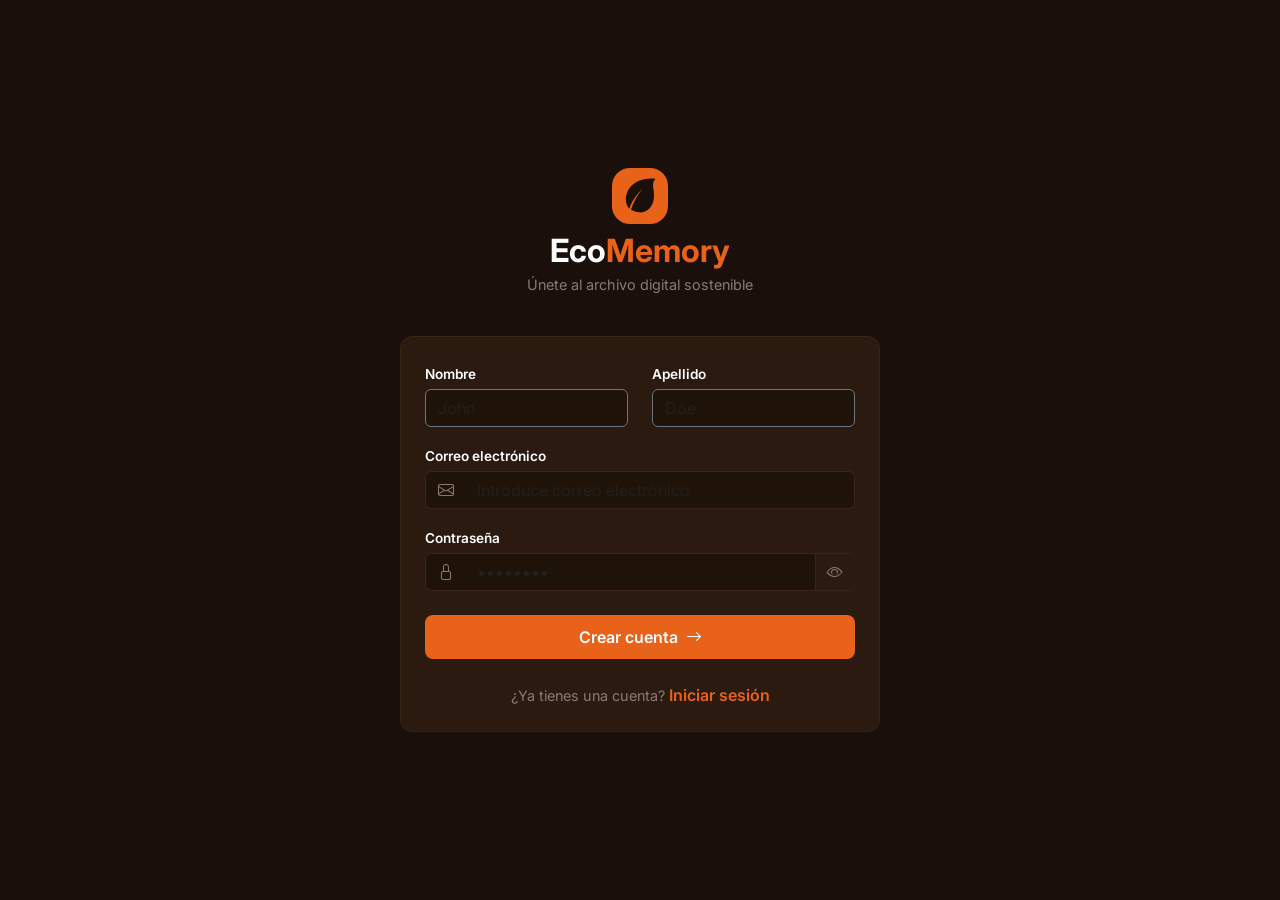
<file: frontend/register.html>
<!DOCTYPE html>
<html lang="es">

<head>
    <meta charset="UTF-8">
    <meta name="viewport" content="width=device-width, initial-scale=1.0">
    <title>EcoMemory - Registro</title>
    <!-- Bootstrap 5 CDN -->
    <link href="https://cdn.jsdelivr.net/npm/bootstrap@5.3.0/dist/css/bootstrap.min.css" rel="stylesheet">
    <link rel="stylesheet" href="https://cdn.jsdelivr.net/npm/bootstrap-icons@1.11.1/font/bootstrap-icons.css">
    <link href="https://fonts.googleapis.com/css2?family=Inter:wght@400;600;700&display=swap" rel="stylesheet">
    <link rel="stylesheet" href="css/main.css">
</head>

<body>
    <div class="auth-container">
        <div class="text-center mb-4">
            <div class="eco-logo mb-2"><img src="./assets/logo.svg" alt="logo"></div>
            <h2 class="mb-1"><span class="brand-eco">Eco</span><span class="brand-memory">Memory</span></h2>
            <p class="text-muted-custom">Únete al archivo digital sostenible</p>
        </div>

        <div class="card card-dark w-100 p-4" style="max-width: 480px;">
            <form id="registerForm">
                <div class="row mb-3">
                    <div class="col-sm-6 mb-3 mb-sm-0">
                        <label class="form-label">Nombre</label>
                        <input type="text"
                            class="form-control custom-input-group bg-transparent text-white border-secondary"
                            id="fName" placeholder="John" required
                            style="background-color: var(--input-bg) !important;">
                    </div>
                    <div class="col-sm-6">
                        <label class="form-label">Apellido</label>
                        <input type="text"
                            class="form-control custom-input-group bg-transparent text-white border-secondary"
                            id="lName" placeholder="Doe" required style="background-color: var(--input-bg) !important;">
                    </div>
                </div>

                <div class="mb-3">
                        <label class="form-label">Correo electrónico</label>
                    <div class="input-group custom-input-group">
                        <span class="input-group-text"><i class="bi bi-envelope"></i></span>
                            <input type="email" class="form-control" id="emailReg" placeholder="Introduce correo electrónico" required>
                    </div>
                </div>

                <div class="mb-4">
                    <label class="form-label">Contraseña</label>
                    <div class="input-group custom-input-group">
                        <span class="input-group-text"><i class="bi bi-lock"></i></span>
                        <input type="password" class="form-control" id="passReg" placeholder="••••••••" required>
                        <span class="input-group-text bg-transparent border-start-0" id="togglePass"
                            style="cursor: pointer;">
                            <i class="bi bi-eye"></i>
                        </span>
                    </div>
                </div>

                <button type="submit"
                    class="btn btn-primary-custom w-100 d-flex justify-content-center align-items-center gap-2">
                    Crear cuenta <i class="bi bi-arrow-right"></i>
                </button>
                <div id="authAlerts"></div>
            </form>

            <div class="text-center mt-4">
                <span class="text-muted-custom">¿Ya tienes una cuenta?</span>
                <a href="index.html" class="link-accent">Iniciar sesión</a>
            </div>
        </div>
    </div>

    <script type="module" src="js/auth.js"></script>
</body>

</html>
</file>
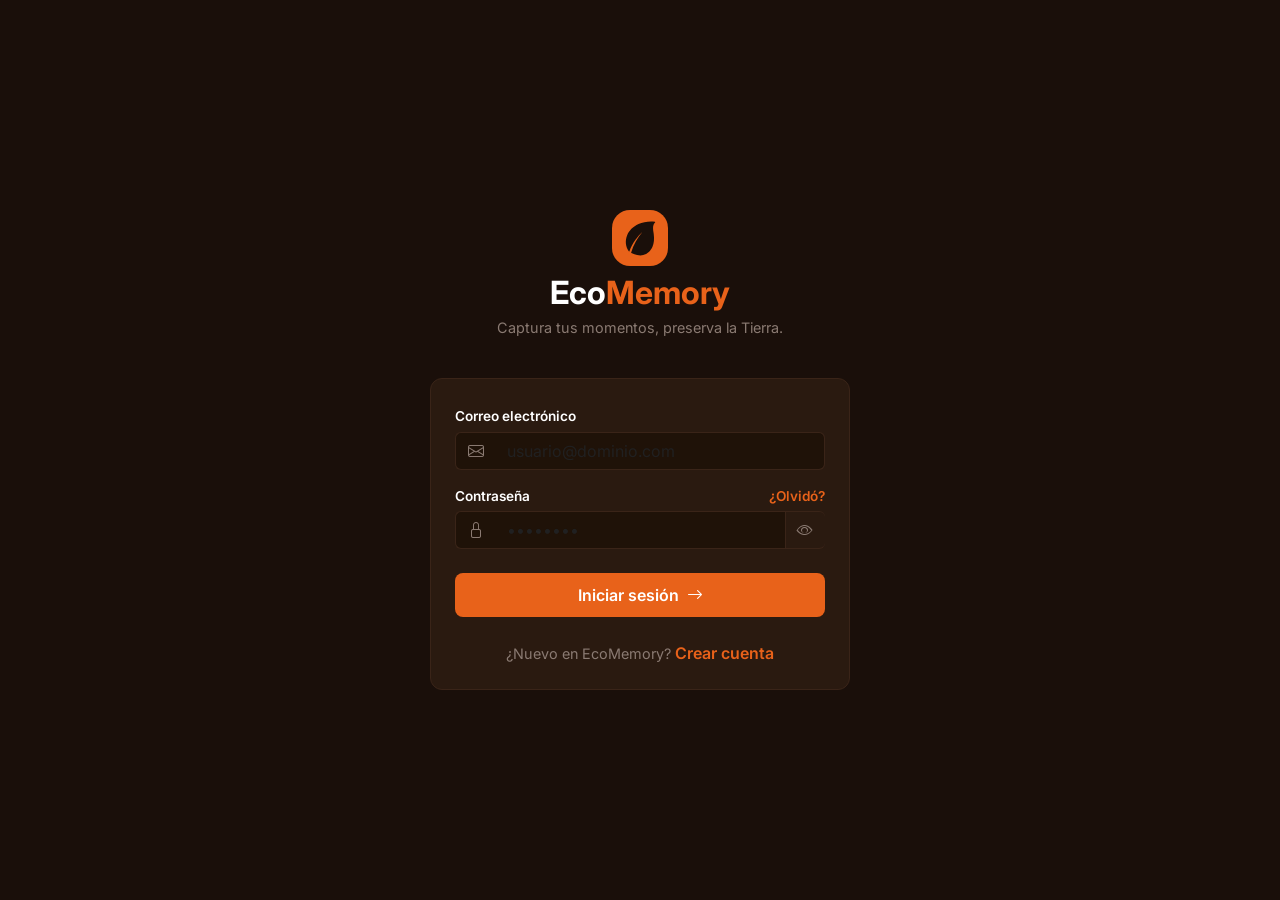
<file: frontend/trash.html>
<!DOCTYPE html>
<html lang="es">

<head>
    <meta charset="UTF-8">
    <meta name="viewport" content="width=device-width, initial-scale=1.0">
    <title>EcoMemory - Papelera</title>
    <link href="https://cdn.jsdelivr.net/npm/bootstrap@5.3.0/dist/css/bootstrap.min.css" rel="stylesheet">
    <link rel="stylesheet" href="https://cdn.jsdelivr.net/npm/bootstrap-icons@1.11.1/font/bootstrap-icons.css">
    <link href="https://fonts.googleapis.com/css2?family=Inter:wght@400;600;700&display=swap" rel="stylesheet">
    <link rel="stylesheet" href="css/main.css">
    <style>
        /* ── Tarjeta de papelera ── */
        .trash-card {
            position: relative;
            border-radius: 10px;
            overflow: hidden;
            background: #111;
            cursor: pointer;
            transition: transform 0.2s, box-shadow 0.2s;
        }

        .trash-card:hover {
            transform: translateY(-3px);
            box-shadow: 0 8px 24px rgba(0, 0, 0, 0.5);
        }

        .trash-canvas-wrapper {
            width: 100%;
            height: 190px;
            position: relative;
        }

        .trash-canvas {
            width: 100%;
            height: 100%;
            display: block;
        }

        /* Overlay de hover con botones Restore / Delete */
        .trash-card-overlay {
            position: absolute;
            inset: 0;
            background: rgba(26, 15, 10, 0.72);
            display: flex;
            align-items: center;
            justify-content: center;
            gap: 10px;
            opacity: 0;
            transition: opacity 0.2s;
            backdrop-filter: blur(3px);
        }

        .trash-card:hover .trash-card-overlay {
            opacity: 1;
        }

        .btn-overlay-restore,
        .btn-overlay-purge {
            font-size: 0.78rem;
            font-weight: 600;
            padding: 7px 14px;
            border-radius: 7px;
            border: 1px solid;
            cursor: pointer;
            transition: transform 0.15s, background 0.2s;
            display: flex;
            align-items: center;
            gap: 5px;
        }

        .btn-overlay-restore:hover,
        .btn-overlay-purge:hover {
            transform: scale(1.05);
        }

        .btn-overlay-restore {
            background: rgba(232, 98, 26, 0.2);
            border-color: var(--accent-primary);
            color: var(--accent-primary);
        }

        .btn-overlay-restore:hover {
            background: rgba(232, 98, 26, 0.4);
        }

        .btn-overlay-purge {
            background: rgba(220, 53, 69, 0.15);
            border-color: rgba(220, 53, 69, 0.6);
            color: #f87171;
        }

        .btn-overlay-purge:hover {
            background: rgba(220, 53, 69, 0.35);
        }

        /* Badge de tiempo restante */
        .badge-time {
            position: absolute;
            bottom: 8px;
            left: 8px;
            font-size: 0.72rem;
            font-weight: 600;
            padding: 4px 9px;
            border-radius: 20px;
            background: rgba(26, 15, 10, 0.82);
            color: #fff;
            display: flex;
            align-items: center;
            gap: 5px;
            backdrop-filter: blur(6px);
            border: 1px solid rgba(255,255,255,0.08);
            pointer-events: none;
        }

        .badge-time i { font-size: 0.7rem; opacity: 0.8; }
        .badge-time.urgent  { color: #f87171; }
        .badge-time.warning { color: #fb923c; }
        .badge-time.safe    { color: #86efac; }

        /* Barra de advertencia */
        .trash-alert {
            background: rgba(232, 98, 26, 0.1);
            border: 1px solid rgba(232, 98, 26, 0.3);
            border-radius: 8px;
            padding: 8px 14px;
            font-size: 0.82rem;
            color: var(--text-secondary);
            display: flex;
            align-items: center;
            gap: 8px;
        }

        .trash-alert i { color: var(--accent-primary); flex-shrink: 0; }

        /* Botones globales */
        .btn-restore-all {
            background: transparent;
            border: 1px solid var(--accent-primary);
            color: var(--accent-primary);
            font-weight: 600;
            font-size: 0.85rem;
            padding: 8px 18px;
            border-radius: 8px;
            display: flex;
            align-items: center;
            gap: 7px;
            transition: background 0.2s, transform 0.15s;
            cursor: pointer;
        }

        .btn-restore-all:hover {
            background: rgba(232, 98, 26, 0.12);
            transform: translateY(-1px);
        }

        .btn-empty-trash {
            background: var(--accent-primary);
            border: none;
            color: #fff;
            font-weight: 600;
            font-size: 0.85rem;
            padding: 8px 18px;
            border-radius: 8px;
            display: flex;
            align-items: center;
            gap: 7px;
            transition: background 0.2s, transform 0.15s;
            cursor: pointer;
        }

        .btn-empty-trash:hover {
            background: #d15615;
            transform: translateY(-1px);
        }

        /* Estado vacío */
        .empty-state {
            display: flex;
            flex-direction: column;
            align-items: center;
            justify-content: center;
            min-height: 380px;
            color: var(--text-secondary);
            gap: 14px;
        }

        .empty-state i {
            font-size: 3.5rem;
            opacity: 0.25;
        }

        .empty-state .empty-title {
            font-size: 1rem;
            font-weight: 600;
            margin: 0;
        }

        .empty-state .empty-sub {
            font-size: 0.82rem;
            opacity: 0.6;
            margin: 0;
        }
    </style>
</head>

<body>
    <!-- Navbar Superior -->
    <nav class="navbar navbar-expand navbar-dark navbar-custom sticky-top d-flex justify-content-between align-items-center">
        <div class="d-flex align-items-center gap-2">
            <button class="btn btn-link text-white d-md-none p-0 me-2" type="button"
                data-bs-toggle="offcanvas" data-bs-target="#sidebarOffcanvas">
                <i class="bi bi-list fs-4"></i>
            </button>
            <div class="eco-logo-sm"><img src="./assets/logo.svg" alt="logo"></div>
            <h4 class="mb-0 fs-5">
                <span class="brand-eco">Eco</span><span class="brand-memory">Memory</span>
            </h4>
        </div>
        <div class="d-flex align-items-center gap-3">
            <span class="text-muted-custom d-none d-sm-inline">Bienvenido de nuevo,
                <span class="brand-memory user-name-display">Usuario</span>
            </span>
            <button class="btn btn-sm px-3" id="btnLogout"
                style="background-color: var(--accent-primary); border: none; color: white; font-weight: 600;">
                Cerrar sesión
            </button>
            <div class="rounded-circle border border-secondary d-flex justify-content-center align-items-center"
                style="width:35px; height:35px;">
                <i class="bi bi-person text-secondary"></i>
            </div>
        </div>
    </nav>

    <!-- Área principal — sin sidebar -->
    <main class="p-4">

        <!-- Cabecera con título y botones globales -->
        <div class="d-flex align-items-start justify-content-between flex-wrap gap-3 mb-3">
            <div>
                <h2 class="fw-bold mb-2">Eliminados recientemente</h2>
                <div class="trash-alert">
                    <i class="bi bi-info-circle-fill"></i>
                    Los elementos se eliminarán permanentemente después de 30 días para optimizar tu huella ecológica.
                </div>
            </div>
            <div class="d-flex gap-2 align-items-center" id="trashActions">
                <button class="btn-restore-all" id="btnRestoreAll">
                    <i class="bi bi-arrow-counterclockwise"></i> Restaurar todo
                </button>
                <button class="btn-empty-trash" id="btnEmptyTrash">
                    <i class="bi bi-trash3-fill"></i> Vaciar papelera
                </button>
            </div>
        </div>

        <!-- Grid de papelera -->
        <div class="row row-cols-2 row-cols-sm-3 row-cols-md-4 row-cols-lg-5 row-cols-xl-6 g-3 mt-1"
            id="trashGrid">
            <!-- Tarjetas renderizadas vía trash.js -->
        </div>

        <!-- Estado vacío -->
        <div class="empty-state d-none" id="emptyState">
            <i class="bi bi-trash3"></i>
            <p class="empty-title">La papelera está vacía</p>
            <p class="empty-sub">Las fotos eliminadas de tu galería aparecerán aquí</p>
        </div>

    </main>

    <!-- FAB para volver a galería -->
    <div class="fab-container">
        <button class="btn btn-fab-secondary" id="btnBackToGallery" title="Volver a la galería">
            <i class="bi bi-images fs-5"></i>
        </button>
    </div>

    <script src="https://cdn.jsdelivr.net/npm/bootstrap@5.3.0/dist/js/bootstrap.bundle.min.js"></script>
    <script type="module" src="js/trash.js"></script>
</body>

</html>
</file>
<file: frontend/css/main.css>
:root {
    --bg-main: #1a0f0a;
    --surface-card: #2a1a10;
    --border-subtle: #3a2418;
    --accent-primary: #e8621a;
    --text-primary: #ffffff;
    --text-secondary: #8a7a72;
    --input-bg: #1f1208;
}

body {
    background-color: var(--bg-main);
    color: var(--text-primary);
    font-family: 'Inter', sans-serif;
    min-height: 100vh;
}

/* Tipografía de la marca */
.brand-eco {
    color: var(--text-primary);
    font-weight: 700;
}

.brand-memory {
    color: var(--accent-primary);
    font-weight: 700;
}

/* Logo */
.eco-logo {
    background-color: var(--accent-primary);
    border-radius: 18px;
    width: 56px;
    height: 56px;
    display: inline-flex;
    align-items: center;
    justify-content: center;
    color: #fff;
    font-size: 28px;
}

.eco-logo img {
  width: 35px;
}

.eco-logo-sm {
    background-color: var(--accent-primary);
    border-radius: 7.5px;
    width: 32px;
    height: 32px;
    display: inline-flex;
    align-items: center;
    justify-content: center;
    color: #fff;
    font-size: 28px;
}

.eco-logo-sm img {
  width: 20px;
}

/* Contenedores y Cards */
.auth-container {
    display: flex;
    flex-direction: column;
    align-items: center;
    justify-content: center;
    min-height: 100vh;
    padding: 20px;
}

.card-dark {
    background-color: var(--surface-card);
    border: 1px solid var(--border-subtle);
    border-radius: 12px;
}

/* Formularios */
.custom-input-group .input-group-text {
    background-color: var(--input-bg);
    border: 1px solid var(--border-subtle);
    border-right: none;
    color: var(--text-secondary);
}

.custom-input-group .form-control {
    background-color: var(--input-bg);
    border: 1px solid var(--border-subtle);
    border-left: none;
    color: var(--text-primary);
}

.custom-input-group .form-control:focus {
    background-color: var(--input-bg);
    border-color: var(--accent-primary);
    color: var(--text-primary);
    box-shadow: none;
}

.custom-input-group:focus-within .input-group-text,
.custom-input-group:focus-within .form-control {
    border-color: var(--accent-primary);
}

.form-label {
    color: var(--text-primary);
    font-size: 0.85rem;
    font-weight: 600;
    margin-bottom: 0.3rem;
}

.text-muted-custom {
    color: var(--text-secondary);
    font-size: 0.9rem;
}

.link-accent {
    color: var(--accent-primary);
    text-decoration: none;
    font-weight: 600;
}

.link-accent:hover {
    color: #d15615;
}

/* Botones */
.btn-primary-custom {
    background-color: var(--accent-primary);
    color: white;
    border: none;
    font-weight: 600;
    border-radius: 8px;
    padding: 10px 20px;
}

.btn-primary-custom:hover {
    background-color: #d15615;
    color: white;
}

/* Layout Galería */
.navbar-custom {
    background-color: var(--bg-main);
    border-bottom: 1px solid var(--border-subtle);
    padding: 1rem 2rem;
}

.sidebar-wrapper {
    width: 280px;
    background-color: var(--bg-main);
    border-right: 1px solid var(--border-subtle);
    min-height: calc(100vh - 70px);
}

/* Lifecycle Monitor */
.stat-card {
    background-color: var(--surface-card);
    border: 1px solid var(--border-subtle);
    border-radius: 8px;
    padding: 1rem;
}

.stat-icon {
    color: var(--accent-primary);
    font-size: 1.2rem;
}

.stat-value {
    font-size: 1.5rem;
    font-weight: 700;
    color: var(--text-primary);
}

/* Badges y Colores de Erosión */
.bg-light-decay {
    background-color: #28a745;
    color: white;
}

.text-light-decay {
    color: #28a745;
}

.bg-minor-decay {
    background-color: #ffc107;
    color: black;
}

.text-minor-decay {
    color: #ffc107;
}

.bg-major-decay {
    background-color: #fd7e14;
    color: white;
}

.text-major-decay {
    color: #fd7e14;
}

.bg-critical-decay {
    background-color: #dc3545;
    color: white;
}

.text-critical-decay {
    color: #dc3545;
}

/* Tarjetas de Galería */
.gallery-card {
    background-color: var(--surface-card);
    border: none;
    border-radius: 12px;
    overflow: hidden;
    position: relative;
    transition: transform 0.2s, box-shadow 0.2s;
}

.gallery-card:hover {
    transform: translateY(-4px);
    box-shadow: 0 8px 24px rgba(0, 0, 0, 0.45);
}

/* Canvas wrapper (reemplaza <img> + badge) */
.gallery-canvas-wrapper {
    position: relative;
    width: 100%;
    height: 160px;
    background-color: #111;
}

.gallery-canvas {
    width: 100%;
    height: 100%;
    display: block;
    object-fit: cover;
}

/* Botón de eliminación superpuesto */
.btn-delete-overlay {
    position: absolute;
    top: 8px;
    right: 8px;
    width: 32px;
    height: 32px;
    border-radius: 50%;
    background: rgba(220, 53, 69, 0.85);
    border: none;
    color: #fff;
    font-size: 0.85rem;
    display: flex;
    align-items: center;
    justify-content: center;
    opacity: 0;
    transition: opacity 0.2s, transform 0.15s;
    cursor: pointer;
    backdrop-filter: blur(4px);
}

.gallery-card:hover .btn-delete-overlay {
    opacity: 1;
}

.btn-delete-overlay:hover {
    background: #dc3545;
    transform: scale(1.15);
}

/* Botones flotantes */
.fab-container {
    position: fixed;
    bottom: 30px;
    right: 30px;
    display: flex;
    flex-direction: column;
    gap: 15px;
    align-items: flex-end;
    z-index: 1000;
}

.btn-fab-secondary {
    background-color: var(--surface-card);
    border: 1px solid var(--border-subtle);
    color: var(--accent-primary);
    width: 50px;
    height: 50px;
    display: flex;
    align-items: center;
    justify-content: center;
    border-radius: 50%;
    transition: all 0.2s;
}

.btn-fab-secondary:hover {
    background-color: #3a2418;
    color: var(--accent-primary);
}

.btn-fab-primary {
    background-color: var(--accent-primary);
    color: white;
    border: none;
    padding: 12px 24px;
    border-radius: 30px;
    font-weight: 600;
    display: flex;
    align-items: center;
    gap: 8px;
    box-shadow: 0 4px 12px rgba(232, 98, 26, 0.3);
}

/* Modales */
.modal-content.card-dark {
    background-color: var(--surface-card);
}

.modal-header {
    border-bottom: 1px solid var(--border-subtle);
}

.modal-footer {
    border-top: 1px solid var(--border-subtle);
}
</file>
<file: css/main.css>
:root {
    --bg-main: #1a0f0a;
    --surface-card: #2a1a10;
    --border-subtle: #3a2418;
    --accent-primary: #e8621a;
    --text-primary: #ffffff;
    --text-secondary: #8a7a72;
    --input-bg: #1f1208;
}

body {
    background-color: var(--bg-main);
    color: var(--text-primary);
    font-family: 'Inter', sans-serif;
    min-height: 100vh;
}

/* Tipografía de la marca */
.brand-eco {
    color: var(--text-primary);
    font-weight: 700;
}

.brand-memory {
    color: var(--accent-primary);
    font-weight: 700;
}

/* Logo */
.eco-logo {
    background-color: var(--accent-primary);
    border-radius: 18px;
    width: 56px;
    height: 56px;
    display: inline-flex;
    align-items: center;
    justify-content: center;
    color: #fff;
    font-size: 28px;
}

.eco-logo img {
  width: 35px;
}

.eco-logo-sm {
    background-color: var(--accent-primary);
    border-radius: 7.5px;
    width: 32px;
    height: 32px;
    display: inline-flex;
    align-items: center;
    justify-content: center;
    color: #fff;
    font-size: 28px;
}

.eco-logo-sm img {
  width: 20px;
}

/* Contenedores y Cards */
.auth-container {
    display: flex;
    flex-direction: column;
    align-items: center;
    justify-content: center;
    min-height: 100vh;
    padding: 20px;
}

.card-dark {
    background-color: var(--surface-card);
    border: 1px solid var(--border-subtle);
    border-radius: 12px;
}

/* Formularios */
.custom-input-group .input-group-text {
    background-color: var(--input-bg);
    border: 1px solid var(--border-subtle);
    border-right: none;
    color: var(--text-secondary);
}

.custom-input-group .form-control {
    background-color: var(--input-bg);
    border: 1px solid var(--border-subtle);
    border-left: none;
    color: var(--text-primary);
}

.custom-input-group .form-control:focus {
    background-color: var(--input-bg);
    border-color: var(--accent-primary);
    color: var(--text-primary);
    box-shadow: none;
}

.custom-input-group:focus-within .input-group-text,
.custom-input-group:focus-within .form-control {
    border-color: var(--accent-primary);
}

.form-label {
    color: var(--text-primary);
    font-size: 0.85rem;
    font-weight: 600;
    margin-bottom: 0.3rem;
}

.text-muted-custom {
    color: var(--text-secondary);
    font-size: 0.9rem;
}

.link-accent {
    color: var(--accent-primary);
    text-decoration: none;
    font-weight: 600;
}

.link-accent:hover {
    color: #d15615;
}

/* Botones */
.btn-primary-custom {
    background-color: var(--accent-primary);
    color: white;
    border: none;
    font-weight: 600;
    border-radius: 8px;
    padding: 10px 20px;
}

.btn-primary-custom:hover {
    background-color: #d15615;
    color: white;
}

/* Layout Galería */
.navbar-custom {
    background-color: var(--bg-main);
    border-bottom: 1px solid var(--border-subtle);
    padding: 1rem 2rem;
}

.sidebar-wrapper {
    width: 280px;
    background-color: var(--bg-main);
    border-right: 1px solid var(--border-subtle);
    min-height: calc(100vh - 70px);
}

/* Lifecycle Monitor */
.stat-card {
    background-color: var(--surface-card);
    border: 1px solid var(--border-subtle);
    border-radius: 8px;
    padding: 1rem;
}

.stat-icon {
    color: var(--accent-primary);
    font-size: 1.2rem;
}

.stat-value {
    font-size: 1.5rem;
    font-weight: 700;
    color: var(--text-primary);
}

/* Badges y Colores de Erosión */
.bg-light-decay {
    background-color: #28a745;
    color: white;
}

.text-light-decay {
    color: #28a745;
}

.bg-minor-decay {
    background-color: #ffc107;
    color: black;
}

.text-minor-decay {
    color: #ffc107;
}

.bg-major-decay {
    background-color: #fd7e14;
    color: white;
}

.text-major-decay {
    color: #fd7e14;
}

.bg-critical-decay {
    background-color: #dc3545;
    color: white;
}

.text-critical-decay {
    color: #dc3545;
}

/* Tarjetas de Galería */
.gallery-card {
    background-color: var(--surface-card);
    border: none;
    border-radius: 12px;
    overflow: hidden;
    position: relative;
    transition: transform 0.2s, box-shadow 0.2s;
}

.gallery-card:hover {
    transform: translateY(-4px);
    box-shadow: 0 8px 24px rgba(0, 0, 0, 0.45);
}

/* Canvas wrapper (reemplaza <img> + badge) */
.gallery-canvas-wrapper {
    position: relative;
    width: 100%;
    height: 160px;
    background-color: #111;
}

.gallery-canvas {
    width: 100%;
    height: 100%;
    display: block;
    object-fit: cover;
}

/* Botón de eliminación superpuesto */
.btn-delete-overlay {
    position: absolute;
    top: 8px;
    right: 8px;
    width: 32px;
    height: 32px;
    border-radius: 50%;
    background: rgba(220, 53, 69, 0.85);
    border: none;
    color: #fff;
    font-size: 0.85rem;
    display: flex;
    align-items: center;
    justify-content: center;
    opacity: 0;
    transition: opacity 0.2s, transform 0.15s;
    cursor: pointer;
    backdrop-filter: blur(4px);
}

.gallery-card:hover .btn-delete-overlay {
    opacity: 1;
}

.btn-delete-overlay:hover {
    background: #dc3545;
    transform: scale(1.15);
}

/* Botones flotantes */
.fab-container {
    position: fixed;
    bottom: 30px;
    right: 30px;
    display: flex;
    flex-direction: column;
    gap: 15px;
    align-items: flex-end;
    z-index: 1000;
}

.btn-fab-secondary {
    background-color: var(--surface-card);
    border: 1px solid var(--border-subtle);
    color: var(--accent-primary);
    width: 50px;
    height: 50px;
    display: flex;
    align-items: center;
    justify-content: center;
    border-radius: 50%;
    transition: all 0.2s;
}

.btn-fab-secondary:hover {
    background-color: #3a2418;
    color: var(--accent-primary);
}

.btn-fab-primary {
    background-color: var(--accent-primary);
    color: white;
    border: none;
    padding: 12px 24px;
    border-radius: 30px;
    font-weight: 600;
    display: flex;
    align-items: center;
    gap: 8px;
    box-shadow: 0 4px 12px rgba(232, 98, 26, 0.3);
}

/* Modales */
.modal-content.card-dark {
    background-color: var(--surface-card);
}

.modal-header {
    border-bottom: 1px solid var(--border-subtle);
}

.modal-footer {
    border-top: 1px solid var(--border-subtle);
}
</file>
